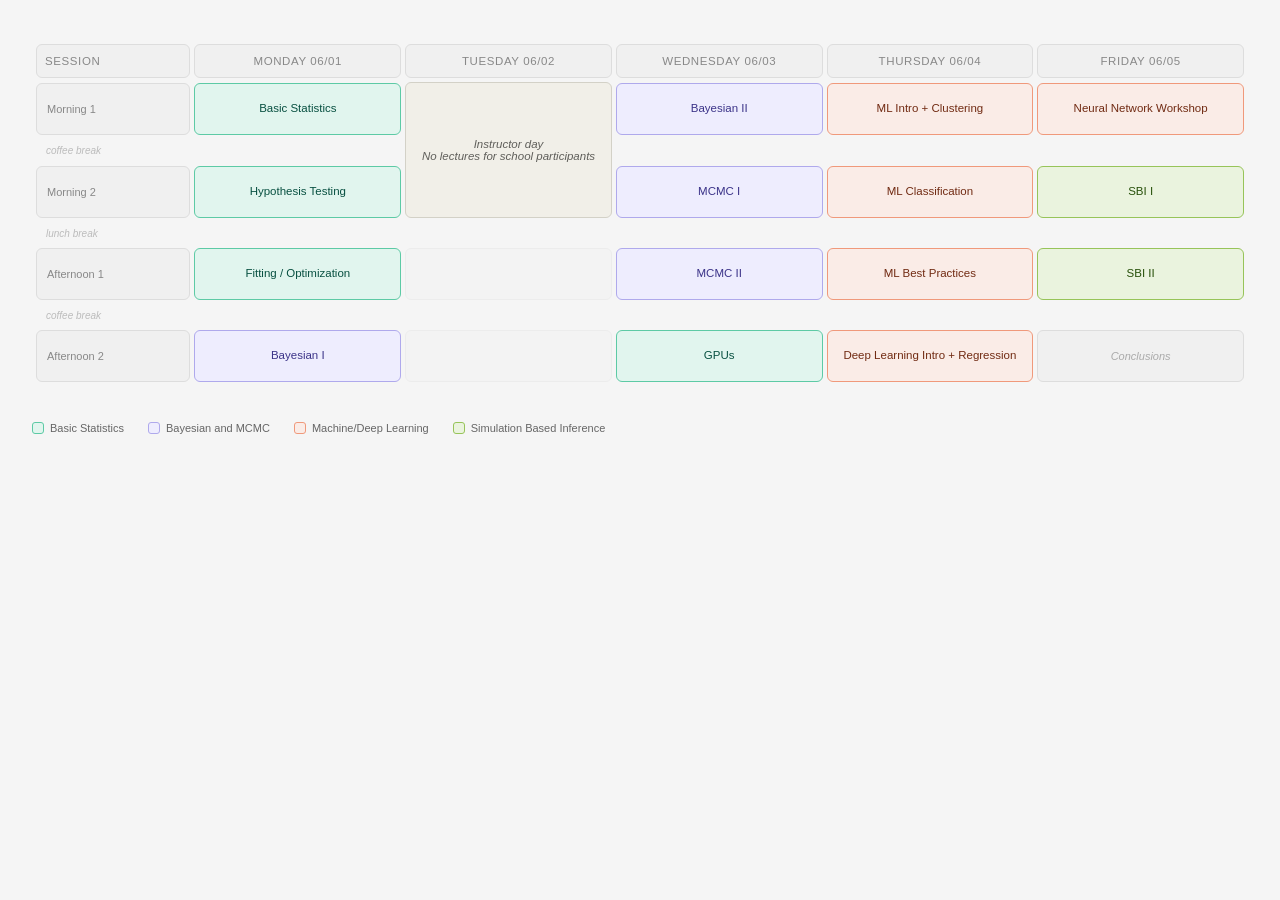
<file: schedule/astrostat_schedule_NY.html>
<!DOCTYPE html>
<html lang="en">
<head>
  <meta charset="UTF-8">
  <meta name="viewport" content="width=device-width, initial-scale=1.0">
  <title>AstroStat School — Schedule</title>
  <style>
    body {
      font-family: sans-serif;
      background: #f5f5f5;
      padding: 2rem;
      margin: 0;
    }
    .tbl-wrap { overflow-x: auto; padding: 0.5rem 0 1rem; }
    table {
      width: 100%;
      border-collapse: separate;
      border-spacing: 4px;
      table-layout: fixed;
    }
    th {
      font-size: 11.5px; font-weight: 500; text-transform: uppercase; letter-spacing: 0.6px;
      padding: 10px 8px; text-align: center; border-radius: 6px;
      background: #f0f0f0; color: #888;
      border: 0.5px solid #ddd;
    }
    th.col-time { text-align: left; width: 13%; }
    td { padding: 0; border-radius: 6px; vertical-align: middle; }
    .slot-label {
      height: 52px; padding: 0 10px;
      background: #f0f0f0; color: #888;
      font-size: 11px; font-weight: 500;
      text-align: left;
      border: 0.5px solid #ddd;
      border-radius: 6px;
      display: flex; align-items: center;
      box-sizing: border-box;
    }
    .slot-break-label {
      padding: 2px 10px;
      background: transparent; color: #bbb;
      font-size: 10px; font-style: italic;
      text-align: left; white-space: nowrap;
      display: flex; align-items: center; height: 18px;
    }
    .cell {
      height: 52px; padding: 0 8px;
      text-align: center; border-radius: 6px;
      line-height: 1.35; font-weight: 500; font-size: 11.5px;
      display: flex; align-items: center; justify-content: center;
      box-sizing: border-box;
    }
    .cell-empty {
      height: 52px;
      background: #f0f0f0;
      border: 0.5px solid #ddd;
      border-radius: 6px; opacity: 0.35;
      box-sizing: border-box;
    }
    .cell-instr {
      background: #F1EFE8; color: #5F5E5A;
      border: 0.5px solid #D3D1C7;
      font-size: 11.5px; font-style: italic; font-weight: 500;
      text-align: center; border-radius: 6px;
      display: flex; align-items: center; justify-content: center;
      box-sizing: border-box; width: 100%;
    }
    .cell-end {
      height: 52px;
      background: #f0f0f0; color: #aaa;
      border: 0.5px solid #ddd;
      font-size: 11px; font-style: italic;
      text-align: center; border-radius: 6px;
      display: flex; align-items: center; justify-content: center;
      box-sizing: border-box;
    }
    /* Group 1: Statistics + Hypothesis + Fitting + GPU — teal */
    .s-stat  { background: #E1F5EE; color: #085041; border: 0.5px solid #5DCAA5; }
    /* Group 2: Bayesian + MCMC — purple */
    .s-bayes { background: #EEEDFE; color: #3C3489; border: 0.5px solid #AFA9EC; }
    /* Group 3: ML + DL — coral */
    .s-ml    { background: #FAECE7; color: #712B13; border: 0.5px solid #F0997B; }
    /* Group 4: SBI — green */
    .s-sbi   { background: #EAF3DE; color: #27500A; border: 0.5px solid #97C459; }

    .break-row td { padding: 0; height: 18px; }
    .legend { display: flex; flex-wrap: wrap; gap: 10px 24px; margin-top: 1.25rem; }
    .legend-item { display: flex; align-items: center; gap: 6px; font-size: 11px; color: #666; }
    .legend-dot { width: 10px; height: 10px; border-radius: 3px; flex-shrink: 0; }
  </style>
</head>
<body>
  <div class="tbl-wrap">
    <table>
      <colgroup>
        <col style="width:13%">
        <col style="width:17.4%">
        <col style="width:17.4%">
        <col style="width:17.4%">
        <col style="width:17.4%">
        <col style="width:17.4%">
      </colgroup>
      <thead>
        <tr>
          <th class="col-time">Session</th>
          <th>Monday 06/01</th>
          <th>Tuesday 06/02</th>
          <th>Wednesday 06/03</th>
          <th>Thursday 06/04</th>
          <th>Friday 06/05</th>
        </tr>
      </thead>
      <tbody>
        <tr>
          <td><div class="slot-label">Morning 1</div></td>
          <td><div class="cell s-stat">Basic Statistics</div></td>
          <td rowspan="3" style="padding:0; vertical-align:top;">
            <div class="cell-instr" style="height: calc(52px + 18px + 52px + 14px);">Instructor day<br>No lectures for school participants</div>
          </td>
          <td><div class="cell s-bayes">Bayesian II</div></td>
          <td><div class="cell s-ml">ML Intro + Clustering</div></td>
          <td><div class="cell s-ml">Neural Network Workshop</div></td>
        </tr>
        <tr class="break-row">
          <td><div class="slot-break-label">coffee break</div></td>
          <td><div style="height:18px;"></div></td>
          <td><div style="height:18px;"></div></td>
          <td><div style="height:18px;"></div></td>
          <td><div style="height:18px;"></div></td>
        </tr>
        <tr>
          <td><div class="slot-label">Morning 2</div></td>
          <td><div class="cell s-stat">Hypothesis Testing</div></td>
          <td><div class="cell s-bayes">MCMC I</div></td>
          <td><div class="cell s-ml">ML Classification</div></td>
          <td><div class="cell s-sbi">SBI I</div></td>
        </tr>
        <tr class="break-row">
          <td><div class="slot-break-label">lunch break</div></td>
          <td><div style="height:18px;"></div></td>
          <td><div style="height:18px;"></div></td>
          <td><div style="height:18px;"></div></td>
          <td><div style="height:18px;"></div></td>
          <td><div style="height:18px;"></div></td>
        </tr>
        <tr>
          <td><div class="slot-label">Afternoon 1</div></td>
          <td><div class="cell s-stat">Fitting / Optimization</div></td>
          <td><div class="cell-empty"></div></td>
          <td><div class="cell s-bayes">MCMC II</div></td>
          <td><div class="cell s-ml">ML Best Practices</div></td>
          <td><div class="cell s-sbi">SBI II</div></td>
        </tr>
        <tr class="break-row">
          <td><div class="slot-break-label">coffee break</div></td>
          <td><div style="height:18px;"></div></td>
          <td><div style="height:18px;"></div></td>
          <td><div style="height:18px;"></div></td>
          <td><div style="height:18px;"></div></td>
          <td><div style="height:18px;"></div></td>
        </tr>
        <tr>
          <td><div class="slot-label">Afternoon 2</div></td>
          <td><div class="cell s-bayes">Bayesian I</div></td>
          <td><div class="cell-empty"></div></td>
          <td><div class="cell s-stat">GPUs</div></td>
          <td><div class="cell s-ml">Deep Learning Intro + Regression</div></td>
          <td><div class="cell-end">Conclusions</div></td>
        </tr>
      </tbody>
    </table>
  </div>
  <div class="legend">
    <div class="legend-item"><div class="legend-dot" style="background:#E1F5EE;border:1px solid #5DCAA5;"></div>Basic Statistics</div>
    <div class="legend-item"><div class="legend-dot" style="background:#EEEDFE;border:1px solid #AFA9EC;"></div>Bayesian and MCMC</div>
    <div class="legend-item"><div class="legend-dot" style="background:#FAECE7;border:1px solid #F0997B;"></div>Machine/Deep Learning</div>
    <div class="legend-item"><div class="legend-dot" style="background:#EAF3DE;border:1px solid #97C459;"></div>Simulation Based Inference</div>
  </div>
</body>
</html>
</file>
